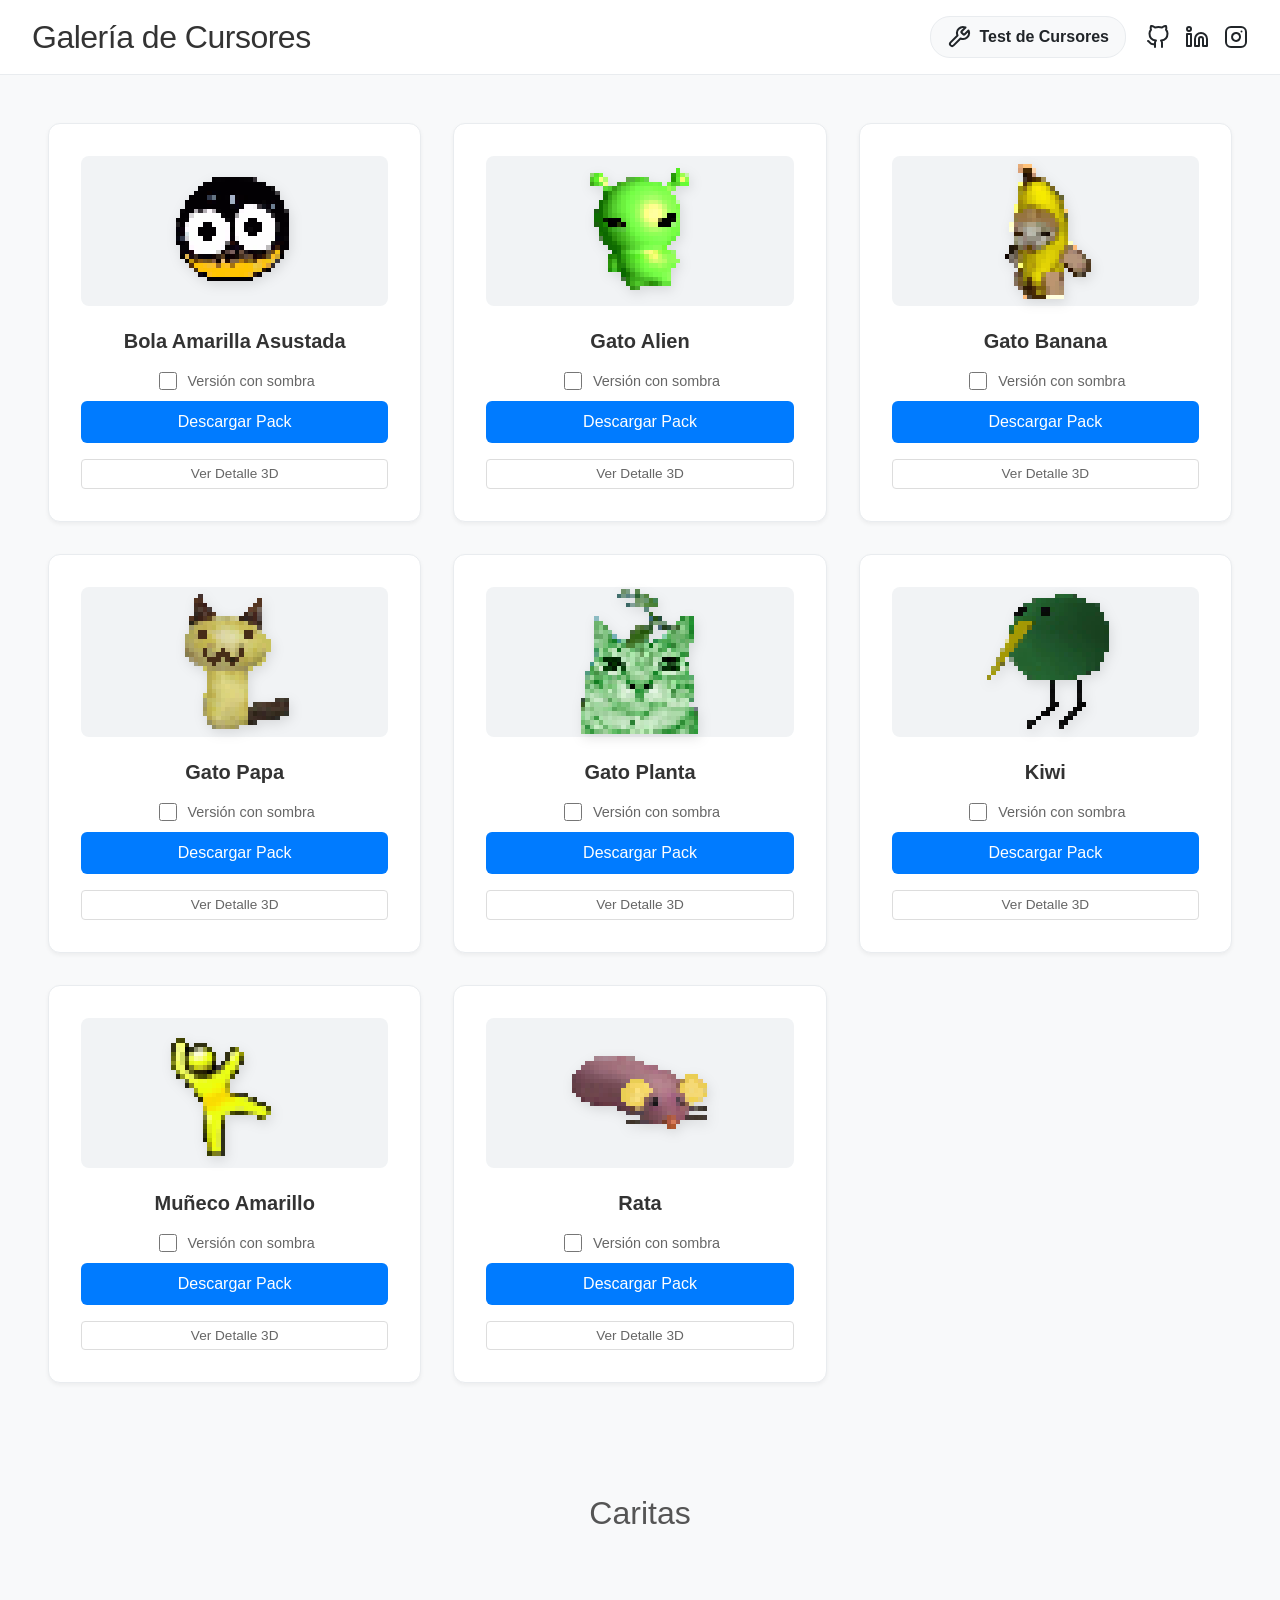
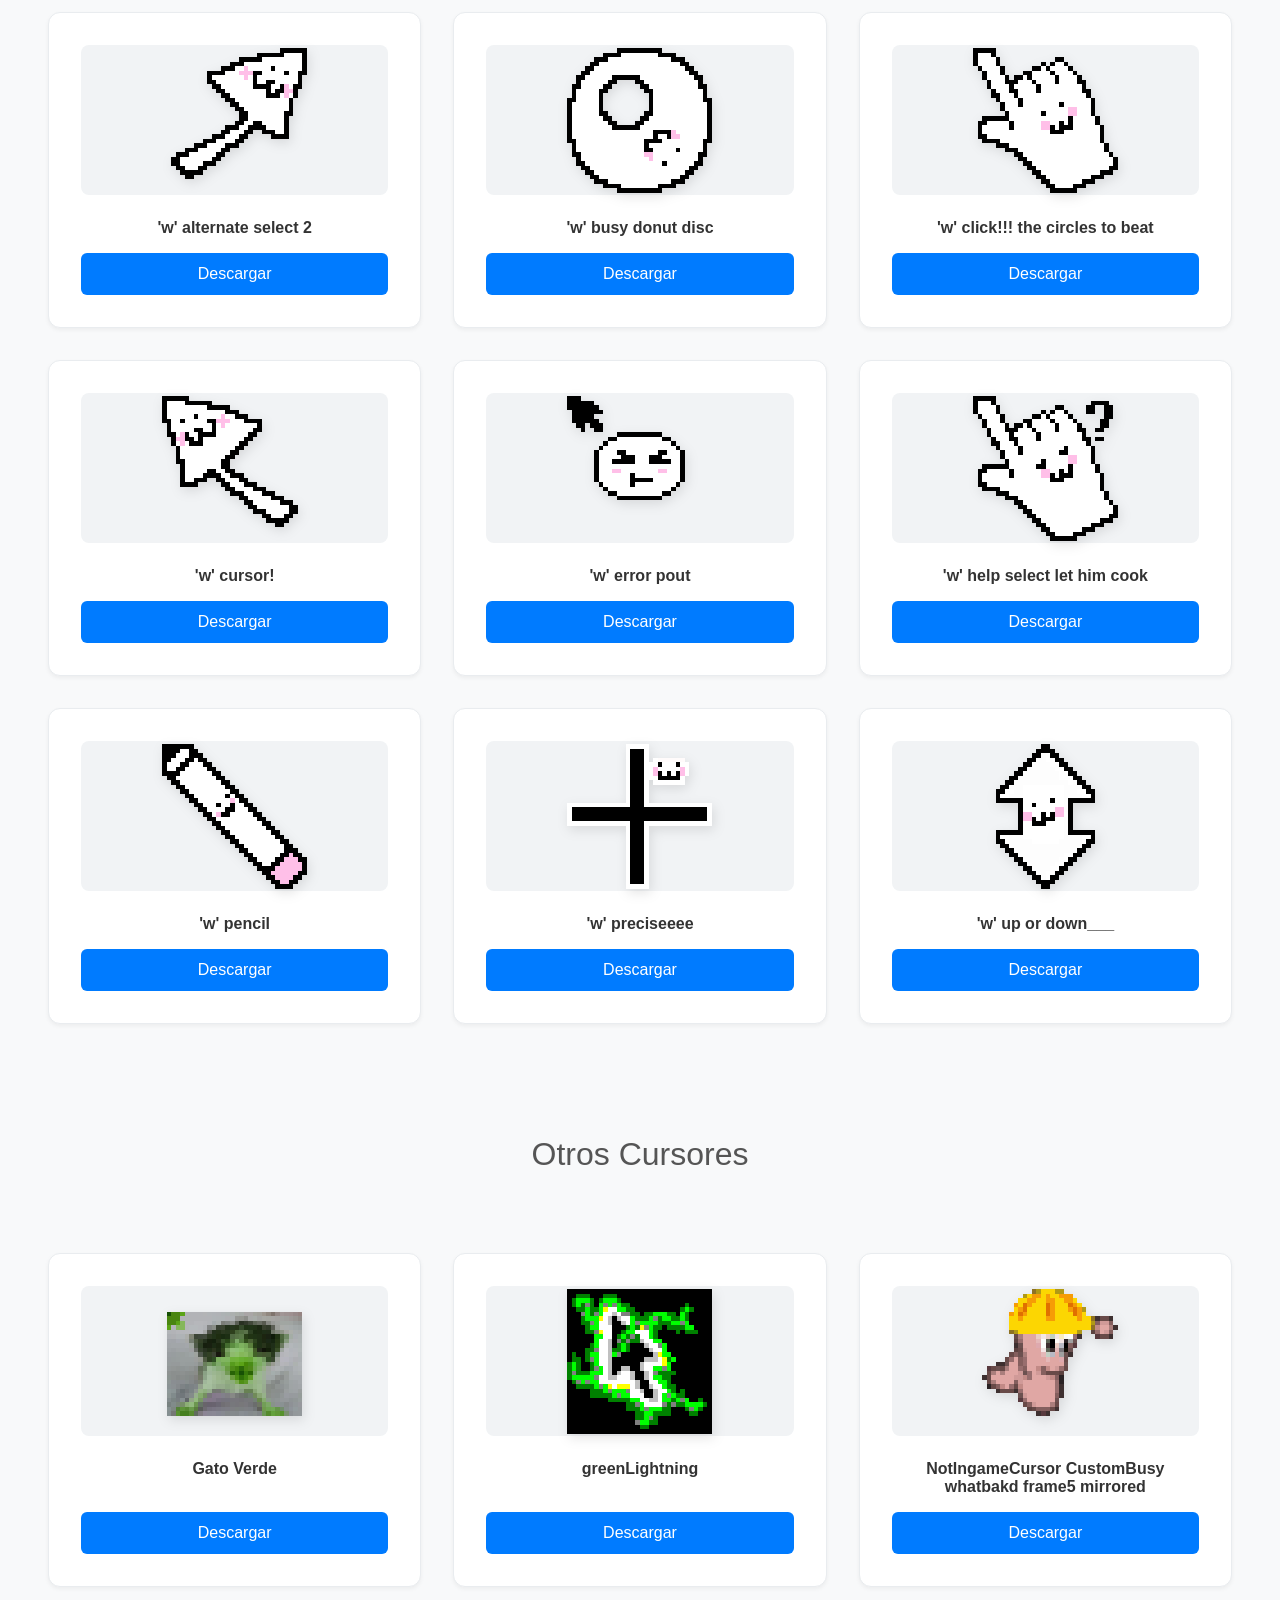
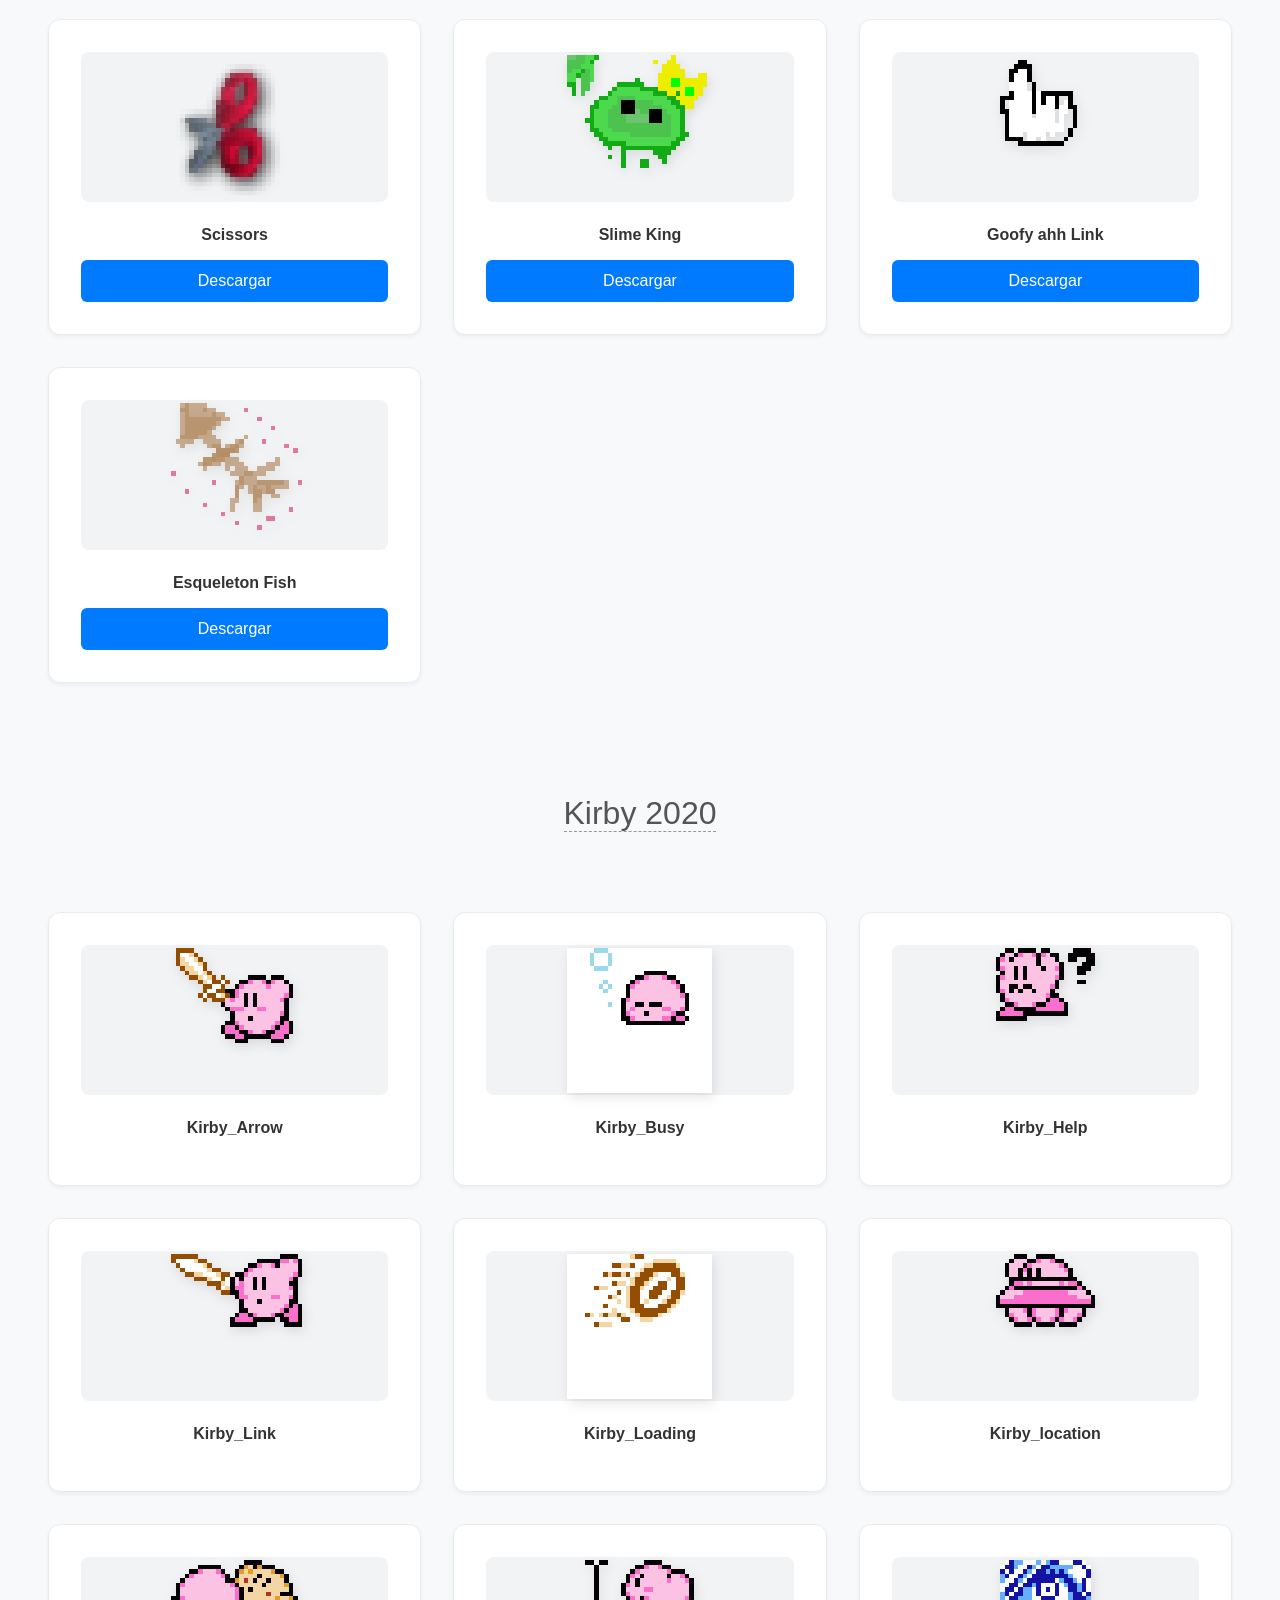
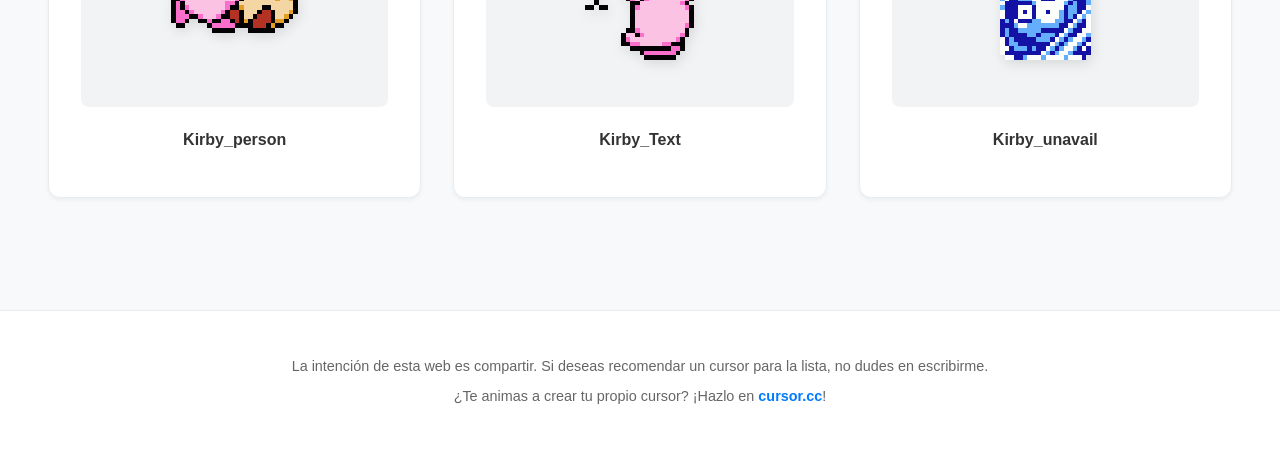
<file: index.html>
<!DOCTYPE html>
<html lang="es">

<head>
    <meta charset="UTF-8">
    <meta name="viewport" content="width=device-width, initial-scale=1.0">
    <title>Museo de Cursores</title>
    <link rel="icon" href="./Icon.png">
    <link rel="stylesheet" href="style.css">
    <link href="https://fonts.googleapis.com/css2?family=Cinzel:wght@400;700&family=Lato:wght@400;700&display=swap"
        rel="stylesheet">
</head>

<body>
    <header>
        <div class="header-content">
            <h1>Galería de Cursores</h1>
            <div class="header-links">
                <a href="test_cursores_sistema.html" class="test-link" title="Probar cursores del sistema">
                    <svg xmlns="http://www.w3.org/2000/svg" width="24" height="24" viewBox="0 0 24 24" fill="none"
                        stroke="currentColor" stroke-width="2" stroke-linecap="round" stroke-linejoin="round">
                        <path
                            d="M14.7 6.3a1 1 0 0 0 0 1.4l1.6 1.6a1 1 0 0 0 1.4 0l3.77-3.77a6 6 0 0 1-7.94 7.94l-6.91 6.91a2.12 2.12 0 0 1-3-3l6.91-6.91a6 6 0 0 1 7.94-7.94l-3.76 3.76z" />
                    </svg>
                    Test de Cursores
                </a>
                <div class="social-icons">
                    <a href="https://github.com/ema28pro" target="_blank" title="GitHub">
                        <svg xmlns="http://www.w3.org/2000/svg" width="24" height="24" viewBox="0 0 24 24" fill="none"
                            stroke="currentColor" stroke-width="2" stroke-linecap="round" stroke-linejoin="round">
                            <path
                                d="M9 19c-5 1.5-5-2.5-7-3m14 6v-3.87a3.37 3.37 0 0 0-.94-2.61c3.14-.35 6.44-1.54 6.44-7A5.44 5.44 0 0 0 20 4.77 5.07 5.07 0 0 0 19.91 1S18.73.65 16 2.48a13.38 13.38 0 0 0-7 0C6.27.65 5.09 1 5.09 1A5.07 5.07 0 0 0 5 4.77a5.44 5.44 0 0 0-1.5 3.78c0 5.42 3.3 6.61 6.44 7A3.37 3.37 0 0 0 9 18.13V22">
                            </path>
                        </svg>
                    </a>
                    <a href="https://www.linkedin.com/in/emanuel-lopez-f/" target="_blank" title="LinkedIn">
                        <svg xmlns="http://www.w3.org/2000/svg" width="24" height="24" viewBox="0 0 24 24" fill="none"
                            stroke="currentColor" stroke-width="2" stroke-linecap="round" stroke-linejoin="round">
                            <path d="M16 8a6 6 0 0 1 6 6v7h-4v-7a2 2 0 0 0-2-2 2 2 0 0 0-2 2v7h-4v-7a6 6 0 0 1 6-6z">
                            </path>
                            <rect x="2" y="9" width="4" height="12"></rect>
                            <circle cx="4" cy="4" r="2"></circle>
                        </svg>
                    </a>
                    <a href="https://www.instagram.com/1m_lasagna" target="_blank" title="Instagram">
                        <svg xmlns="http://www.w3.org/2000/svg" width="24" height="24" viewBox="0 0 24 24" fill="none"
                            stroke="currentColor" stroke-width="2" stroke-linecap="round" stroke-linejoin="round">
                            <rect x="2" y="2" width="20" height="20" rx="5" ry="5"></rect>
                            <path d="M16 11.37A4 4 0 1 1 12.63 8 4 4 0 0 1 16 11.37z"></path>
                            <line x1="17.5" y1="6.5" x2="17.51" y2="6.5"></line>
                        </svg>
                    </a>
                </div>
            </div>
        </div>
    </header>

    <main>
        <div id="galleries-container">
            <!-- Las galerías se generarán aquí con JS -->
        </div>
    </main>

    <footer>
        <p>La intención de esta web es compartir. Si deseas recomendar un cursor para la lista, no dudes en
            escribirme.</p>
        <p style="margin-top: 10px;">¿Te animas a crear tu propio cursor? ¡Hazlo en <a href="https://www.cursor.cc/"
                target="_blank"
                style="color: var(--accent-color); text-decoration: none; font-weight: bold;">cursor.cc</a>!</p>
    </footer>

    <script src="data.js"></script>
    <script src="script.js"></script>
</body>

</html>
</file>
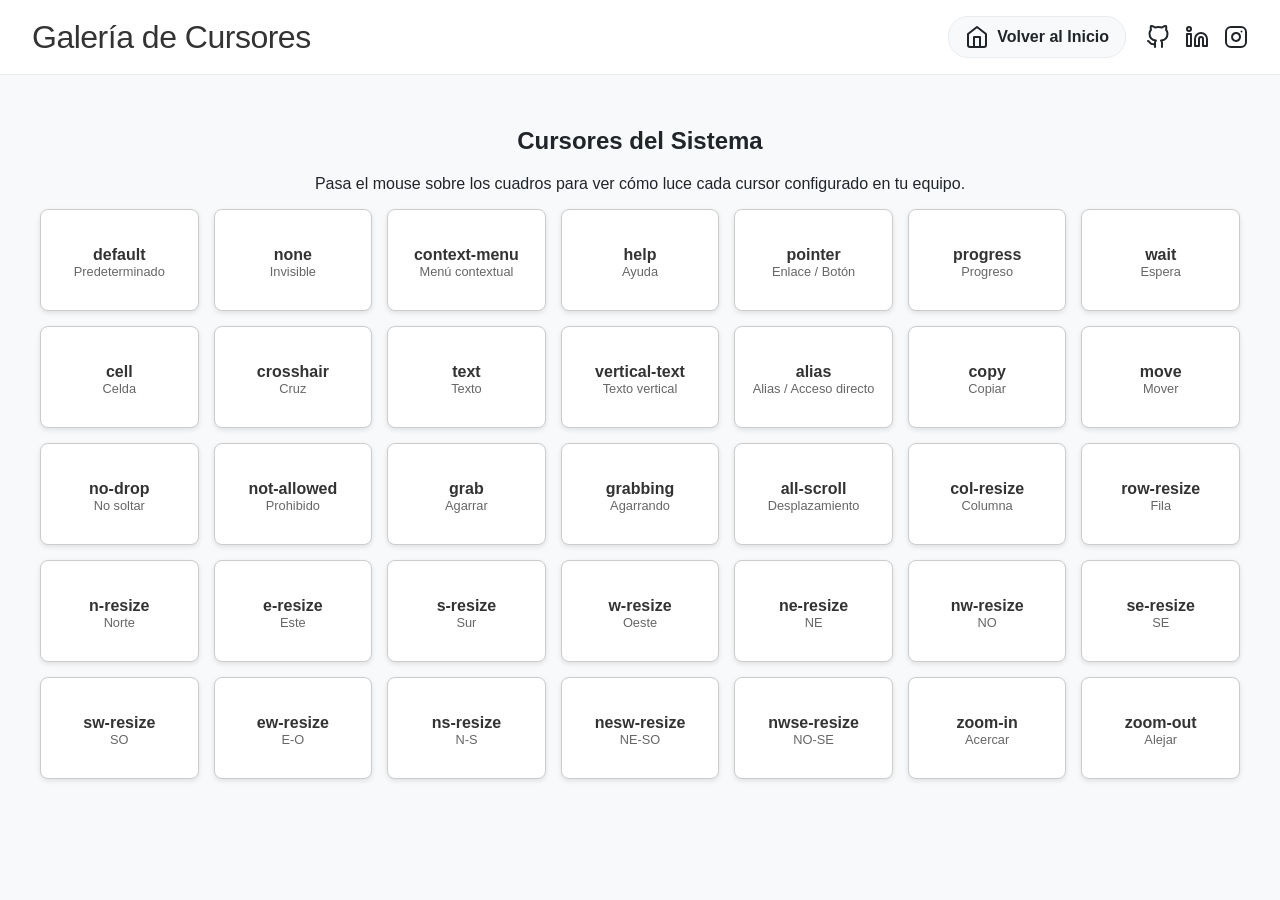
<file: test_cursores_sistema.html>
<!DOCTYPE html>
<html lang="es">

<head>
    <meta charset="UTF-8">
    <meta name="viewport" content="width=device-width, initial-scale=1.0">
    <title>Test de Cursores del Sistema</title>
    <link rel="icon" href="./Icon.png">
    <link rel="stylesheet" href="style.css">
    <style>
        .main-content {
            padding: 2rem;
            text-align: center;
        }

        .grid {
            display: grid;
            grid-template-columns: repeat(auto-fill, minmax(150px, 1fr));
            gap: 15px;
            max-width: 1200px;
            margin: 0 auto;
        }

        .cursor-box {
            background-color: white;
            border: 1px solid #ccc;
            border-radius: 8px;
            height: 100px;
            display: flex;
            align-items: center;
            justify-content: center;
            flex-direction: column;
            box-shadow: 0 2px 5px rgba(0, 0, 0, 0.1);
            transition: transform 0.2s;
            opacity: 0;
            animation: fadeInUp 0.5s ease forwards;
        }

        @keyframes fadeInUp {
            from {
                opacity: 0;
                transform: translateY(20px);
            }

            to {
                opacity: 1;
                transform: translateY(0);
            }
        }

        .cursor-box:nth-child(1) {
            animation-delay: 0.05s;
        }

        .cursor-box:nth-child(2) {
            animation-delay: 0.1s;
        }

        .cursor-box:nth-child(3) {
            animation-delay: 0.15s;
        }

        .cursor-box:nth-child(4) {
            animation-delay: 0.2s;
        }

        .cursor-box:nth-child(5) {
            animation-delay: 0.25s;
        }

        .cursor-box:nth-child(6) {
            animation-delay: 0.3s;
        }

        .cursor-box:nth-child(7) {
            animation-delay: 0.35s;
        }

        .cursor-box:nth-child(8) {
            animation-delay: 0.4s;
        }

        .cursor-box:nth-child(9) {
            animation-delay: 0.45s;
        }

        .cursor-box:nth-child(10) {
            animation-delay: 0.5s;
        }

        .cursor-box:nth-child(n+11) {
            animation-delay: 0.55s;
        }

        .cursor-box:hover {
            transform: scale(1.05);
            border-color: #007bff;
            background-color: #e9f5ff;
        }

        .label {
            font-weight: bold;
            color: #333;
            margin-top: 5px;
        }

        .desc {
            font-size: 0.8em;
            color: #666;
        }
    </style>
</head>

<body>
    <header>
        <div class="header-content">
            <h1>Galería de Cursores</h1>
            <div class="header-links">
                <a href="index.html" class="test-link" title="Volver al Inicio">
                    <svg xmlns="http://www.w3.org/2000/svg" width="24" height="24" viewBox="0 0 24 24" fill="none"
                        stroke="currentColor" stroke-width="2" stroke-linecap="round" stroke-linejoin="round">
                        <path d="M3 9l9-7 9 7v11a2 2 0 0 1-2 2H5a2 2 0 0 1-2-2z"></path>
                        <polyline points="9 22 9 12 15 12 15 22"></polyline>
                    </svg>
                    Volver al Inicio
                </a>
                <div class="social-icons">
                    <a href="https://github.com/ema28pro" target="_blank" title="GitHub">
                        <svg xmlns="http://www.w3.org/2000/svg" width="24" height="24" viewBox="0 0 24 24" fill="none"
                            stroke="currentColor" stroke-width="2" stroke-linecap="round" stroke-linejoin="round">
                            <path
                                d="M9 19c-5 1.5-5-2.5-7-3m14 6v-3.87a3.37 3.37 0 0 0-.94-2.61c3.14-.35 6.44-1.54 6.44-7A5.44 5.44 0 0 0 20 4.77 5.07 5.07 0 0 0 19.91 1S18.73.65 16 2.48a13.38 13.38 0 0 0-7 0C6.27.65 5.09 1 5.09 1A5.07 5.07 0 0 0 5 4.77a5.44 5.44 0 0 0-1.5 3.78c0 5.42 3.3 6.61 6.44 7A3.37 3.37 0 0 0 9 18.13V22">
                            </path>
                        </svg>
                    </a>
                    <a href="https://www.linkedin.com/in/emanuel-lopez-f/" target="_blank" title="LinkedIn">
                        <svg xmlns="http://www.w3.org/2000/svg" width="24" height="24" viewBox="0 0 24 24" fill="none"
                            stroke="currentColor" stroke-width="2" stroke-linecap="round" stroke-linejoin="round">
                            <path d="M16 8a6 6 0 0 1 6 6v7h-4v-7a2 2 0 0 0-2-2 2 2 0 0 0-2 2v7h-4v-7a6 6 0 0 1 6-6z">
                            </path>
                            <rect x="2" y="9" width="4" height="12"></rect>
                            <circle cx="4" cy="4" r="2"></circle>
                        </svg>
                    </a>
                    <a href="https://www.instagram.com/1m_lasagna" target="_blank" title="Instagram">
                        <svg xmlns="http://www.w3.org/2000/svg" width="24" height="24" viewBox="0 0 24 24" fill="none"
                            stroke="currentColor" stroke-width="2" stroke-linecap="round" stroke-linejoin="round">
                            <rect x="2" y="2" width="20" height="20" rx="5" ry="5"></rect>
                            <path d="M16 11.37A4 4 0 1 1 12.63 8 4 4 0 0 1 16 11.37z"></path>
                            <line x1="17.5" y1="6.5" x2="17.51" y2="6.5"></line>
                        </svg>
                    </a>
                </div>
            </div>
        </div>
    </header>

    <div class="main-content">
        <h2>Cursores del Sistema</h2>
        <p>Pasa el mouse sobre los cuadros para ver cómo luce cada cursor configurado en tu equipo.</p>

        <div class="grid">
            <!-- General -->
            <div class="cursor-box" style="cursor: default;">
                <span class="label">default</span>
                <span class="desc">Predeterminado</span>
            </div>
            <div class="cursor-box" style="cursor: none;">
                <span class="label">none</span>
                <span class="desc">Invisible</span>
            </div>

            <!-- Links & Status -->
            <div class="cursor-box" style="cursor: context-menu;">
                <span class="label">context-menu</span>
                <span class="desc">Menú contextual</span>
            </div>
            <div class="cursor-box" style="cursor: help;">
                <span class="label">help</span>
                <span class="desc">Ayuda</span>
            </div>
            <div class="cursor-box" style="cursor: pointer;">
                <span class="label">pointer</span>
                <span class="desc">Enlace / Botón</span>
            </div>
            <div class="cursor-box" style="cursor: progress;">
                <span class="label">progress</span>
                <span class="desc">Progreso</span>
            </div>
            <div class="cursor-box" style="cursor: wait;">
                <span class="label">wait</span>
                <span class="desc">Espera</span>
            </div>

            <!-- Selection -->
            <div class="cursor-box" style="cursor: cell;">
                <span class="label">cell</span>
                <span class="desc">Celda</span>
            </div>
            <div class="cursor-box" style="cursor: crosshair;">
                <span class="label">crosshair</span>
                <span class="desc">Cruz</span>
            </div>
            <div class="cursor-box" style="cursor: text;">
                <span class="label">text</span>
                <span class="desc">Texto</span>
            </div>
            <div class="cursor-box" style="cursor: vertical-text;">
                <span class="label">vertical-text</span>
                <span class="desc">Texto vertical</span>
            </div>

            <!-- Drag & Drop -->
            <div class="cursor-box" style="cursor: alias;">
                <span class="label">alias</span>
                <span class="desc">Alias / Acceso directo</span>
            </div>
            <div class="cursor-box" style="cursor: copy;">
                <span class="label">copy</span>
                <span class="desc">Copiar</span>
            </div>
            <div class="cursor-box" style="cursor: move;">
                <span class="label">move</span>
                <span class="desc">Mover</span>
            </div>
            <div class="cursor-box" style="cursor: no-drop;">
                <span class="label">no-drop</span>
                <span class="desc">No soltar</span>
            </div>
            <div class="cursor-box" style="cursor: not-allowed;">
                <span class="label">not-allowed</span>
                <span class="desc">Prohibido</span>
            </div>
            <div class="cursor-box" style="cursor: grab;">
                <span class="label">grab</span>
                <span class="desc">Agarrar</span>
            </div>
            <div class="cursor-box" style="cursor: grabbing;">
                <span class="label">grabbing</span>
                <span class="desc">Agarrando</span>
            </div>

            <!-- Resizing & Scrolling -->
            <div class="cursor-box" style="cursor: all-scroll;">
                <span class="label">all-scroll</span>
                <span class="desc">Desplazamiento</span>
            </div>
            <div class="cursor-box" style="cursor: col-resize;">
                <span class="label">col-resize</span>
                <span class="desc">Columna</span>
            </div>
            <div class="cursor-box" style="cursor: row-resize;">
                <span class="label">row-resize</span>
                <span class="desc">Fila</span>
            </div>
            <div class="cursor-box" style="cursor: n-resize;">
                <span class="label">n-resize</span>
                <span class="desc">Norte</span>
            </div>
            <div class="cursor-box" style="cursor: e-resize;">
                <span class="label">e-resize</span>
                <span class="desc">Este</span>
            </div>
            <div class="cursor-box" style="cursor: s-resize;">
                <span class="label">s-resize</span>
                <span class="desc">Sur</span>
            </div>
            <div class="cursor-box" style="cursor: w-resize;">
                <span class="label">w-resize</span>
                <span class="desc">Oeste</span>
            </div>
            <div class="cursor-box" style="cursor: ne-resize;">
                <span class="label">ne-resize</span>
                <span class="desc">NE</span>
            </div>
            <div class="cursor-box" style="cursor: nw-resize;">
                <span class="label">nw-resize</span>
                <span class="desc">NO</span>
            </div>
            <div class="cursor-box" style="cursor: se-resize;">
                <span class="label">se-resize</span>
                <span class="desc">SE</span>
            </div>
            <div class="cursor-box" style="cursor: sw-resize;">
                <span class="label">sw-resize</span>
                <span class="desc">SO</span>
            </div>
            <div class="cursor-box" style="cursor: ew-resize;">
                <span class="label">ew-resize</span>
                <span class="desc">E-O</span>
            </div>
            <div class="cursor-box" style="cursor: ns-resize;">
                <span class="label">ns-resize</span>
                <span class="desc">N-S</span>
            </div>
            <div class="cursor-box" style="cursor: nesw-resize;">
                <span class="label">nesw-resize</span>
                <span class="desc">NE-SO</span>
            </div>
            <div class="cursor-box" style="cursor: nwse-resize;">
                <span class="label">nwse-resize</span>
                <span class="desc">NO-SE</span>
            </div>

            <!-- Zoom -->
            <div class="cursor-box" style="cursor: zoom-in;">
                <span class="label">zoom-in</span>
                <span class="desc">Acercar</span>
            </div>
            <div class="cursor-box" style="cursor: zoom-out;">
                <span class="label">zoom-out</span>
                <span class="desc">Alejar</span>
            </div>
        </div>

</body>

</html>
</file>
<file: style.css>
:root {
    --bg-color: #f8f9fa;
    --card-bg: #ffffff;
    --text-color: #212529;
    --accent-color: #007bff;
    --accent-hover: #0056b3;
    --border-color: #e9ecef;
    --shadow-sm: 0 2px 4px rgba(0, 0, 0, 0.05);
    --shadow-md: 0 4px 6px rgba(0, 0, 0, 0.1);
    --shadow-lg: 0 10px 15px rgba(0, 0, 0, 0.1);
}

body {
    margin: 0;
    padding: 0;
    background-color: var(--bg-color);
    color: var(--text-color);
    font-family: 'Segoe UI', Roboto, Helvetica, Arial, sans-serif;
    min-height: 100vh;
}

header {
    background-color: #fff;
    border-bottom: 1px solid var(--border-color);
    padding: 1rem 2rem;
}

.header-content {
    display: flex;
    justify-content: space-between;
    align-items: center;
    max-width: 1400px;
    margin: 0 auto;
    flex-wrap: wrap;
    gap: 1rem;
}

h1 {
    font-weight: 300;
    color: #333;
    margin: 0;
    font-size: 2rem;
    letter-spacing: -0.5px;
    text-shadow: none;
    font-family: inherit;
}

.header-links {
    display: flex;
    align-items: center;
    gap: 20px;
}

.social-icons {
    display: flex;
    gap: 15px;
}

.social-icons a {
    color: var(--text-color);
    transition: color 0.2s, transform 0.2s;
    display: flex;
    align-items: center;
}

.social-icons a:hover {
    color: var(--accent-color);
    transform: translateY(-2px);
}

.test-link {
    display: flex;
    align-items: center;
    gap: 8px;
    text-decoration: none;
    color: var(--text-color);
    font-weight: 600;
    padding: 8px 16px;
    border-radius: 20px;
    background-color: var(--bg-color);
    transition: all 0.2s;
    border: 1px solid var(--border-color);
}

.test-link:hover {
    background-color: var(--accent-color);
    color: white;
    border-color: var(--accent-color);
}

@media (max-width: 768px) {
    .header-content {
        flex-direction: column;
        text-align: center;
    }

    .header-links {
        flex-direction: column;
        gap: 15px;
    }
}

.gallery {
    display: grid;
    grid-template-columns: repeat(auto-fill, minmax(280px, 1fr));
    gap: 2rem;
    padding: 3rem;
    max-width: 1400px;
    margin: 0 auto;
}

.cursor-card {
    background-color: var(--card-bg);
    border: 1px solid var(--border-color);
    border-radius: 12px;
    padding: 2rem;
    text-align: center;
    transition: transform 0.2s ease, box-shadow 0.2s ease;
    display: flex;
    flex-direction: column;
    align-items: center;
    box-shadow: var(--shadow-sm);
}

.cursor-card::after {
    display: none;
}

.cursor-card:hover {
    transform: translateY(-5px);
    box-shadow: var(--shadow-lg);
    border-color: var(--border-color);
}

.cursor-display {
    width: 100%;
    height: 150px;
    background-color: #f1f3f5;
    border-radius: 8px;
    display: flex;
    justify-content: center;
    align-items: center;
    margin-bottom: 1.5rem;
    transition: background-color 0.3s;
    border: none;
}

.cursor-card:hover .cursor-display {
    background-color: #e9ecef;
    border-color: transparent;
}

.cursor-img {
    width: 145px;
    /* Más grande para ser protagonista */
    height: 145px;
    image-rendering: pixelated;
    filter: drop-shadow(2px 4px 6px rgba(0, 0, 0, 0.1));
    transition: transform 0.3s ease;
}

.cursor-card:hover .cursor-img {
    transform: scale(1.2);
}

.cursor-name {
    font-size: 1.25rem;
    font-weight: 600;
    color: #333;
    margin-bottom: 1rem;
    font-family: inherit;
}

.card-controls {
    width: 100%;
    display: flex;
    flex-direction: column;
    gap: 0.5rem;
    margin-top: auto;
}

.shadow-option {
    display: flex;
    align-items: center;
    justify-content: center;
    gap: 0.5rem;
    font-size: 0.9rem;
    color: #666;
    min-height: 24px;
    cursor: inherit;
    /* Para mantener altura si no hay checkbox */
}

.shadow-option label {
    cursor: inherit;
}

.btn-download {
    display: inline-block;
    padding: 0.75rem 1.5rem;
    background-color: var(--accent-color);
    color: white;
    text-decoration: none;
    border-radius: 6px;
    font-weight: 500;
    transition: background-color 0.2s;
    border: none;
    cursor: inherit;
    width: 100%;
    box-sizing: border-box;
}

.btn-download:hover {
    background-color: var(--accent-hover);
}

/* Checkbox moderno */
input[type="checkbox"] {
    accent-color: var(--accent-color);
    width: 18px;
    height: 18px;
    cursor: inherit;
}

footer {
    text-align: center;
    padding: 2rem;
    margin-top: 4rem;
    border-top: 1px solid var(--border-color);
    color: #666;
    font-size: 0.9rem;
    background-color: #fff;
}
</file>
